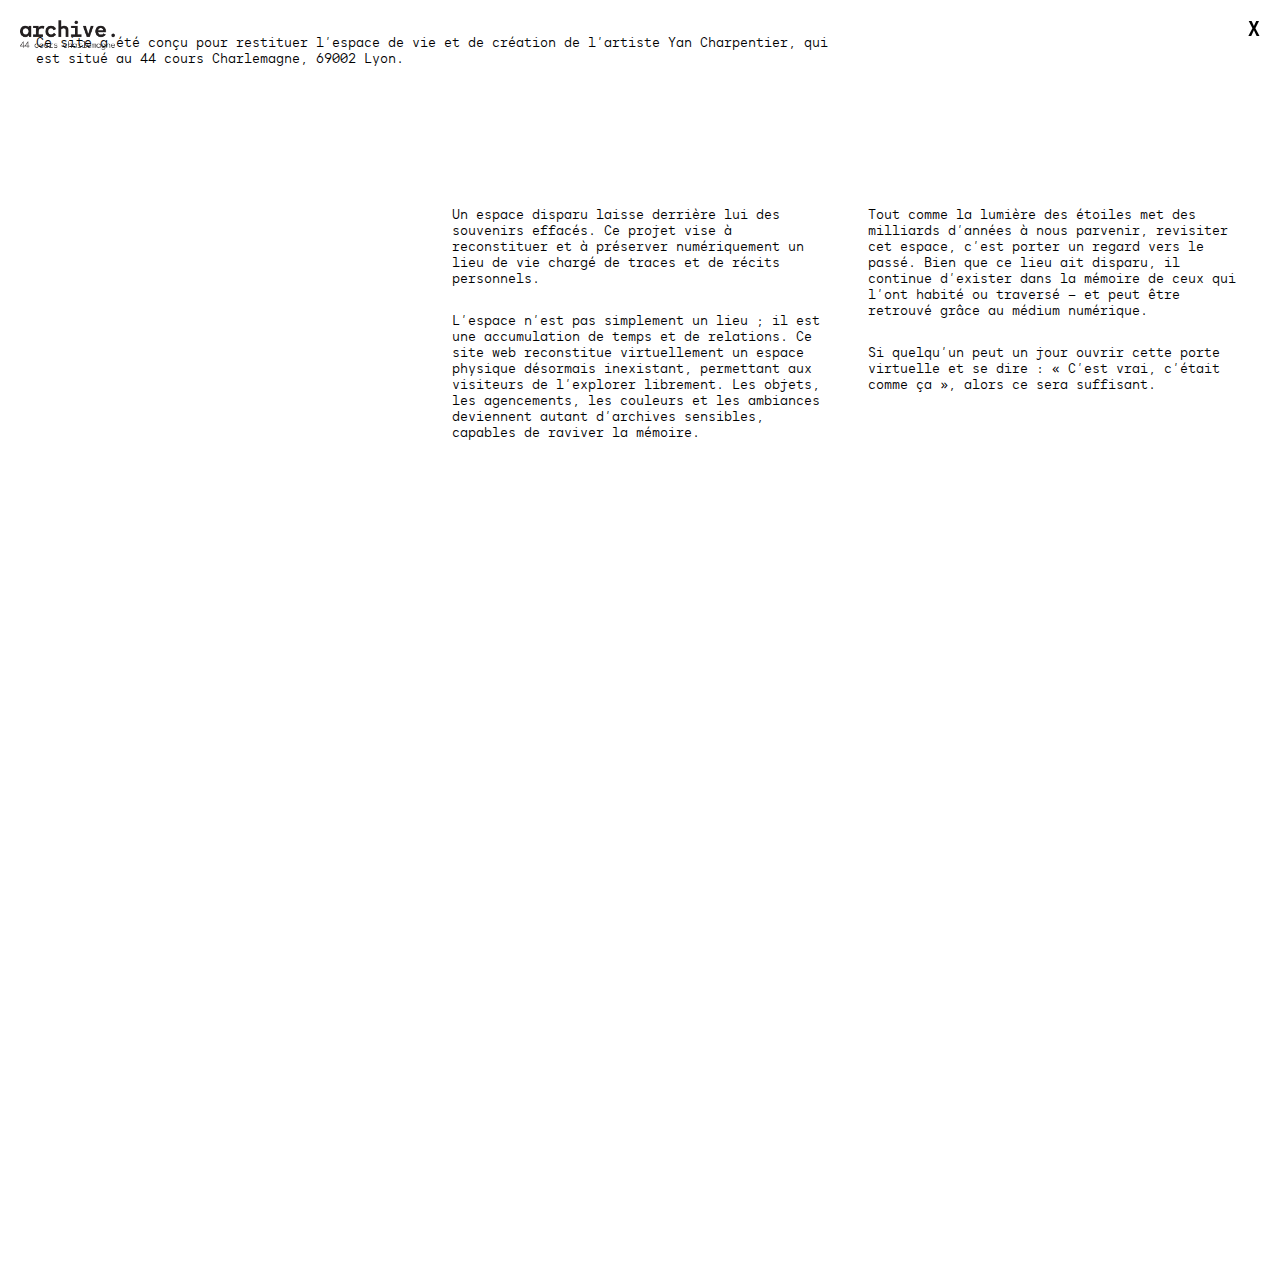
<file: apropos.html>
<!DOCTYPE html>
<html lang="en">
<head>
  <meta charset="UTF-8">
  <meta name="viewport" content="width=device-width, initial-scale=1.0">
  <title>archive44courscharlemagne</title>
  <link rel="stylesheet" href="./style/style_apropos.css">
  <link rel="preconnect" href="https://fonts.googleapis.com">
  <link rel="preconnect" href="https://fonts.gstatic.com" crossorigin>
</head>
<body>
<div class="header">
  <div class="logo"><a href="./index.html"><img src="./images/logo/adresse_black.png" alt="logo"></a></div>
  <div class="menu"><a href="./index.html">X</a></div>
</div>
<div class="container">
  <div class="boxes">
    <div class="box1">Ce site a été conçu pour restituer l’espace de vie et de création de l’artiste Yan Charpentier, qui est situé au 44 cours Charlemagne, 69002 Lyon.</div>
    <div class="box2"></div>
    <div class="box3"></div>
    <div class="box4">
       <p>Un espace disparu laisse derrière lui des souvenirs effacés. Ce projet vise à reconstituer et à préserver numériquement un lieu de vie chargé de traces et de récits personnels.</p>
      <p>L’espace n’est pas simplement un lieu ; il est une accumulation de temps et de relations. Ce site web reconstitue virtuellement un espace physique désormais inexistant, permettant aux visiteurs de l’explorer librement. Les objets, les agencements, les couleurs et les ambiances deviennent autant d’archives sensibles, capables de raviver la mémoire.</p>
    </div>
    <div class="box5">
      <p>Tout comme la lumière des étoiles met des milliards d’années à nous parvenir, revisiter cet espace, c’est porter un regard vers le passé. Bien que ce lieu ait disparu, il continue d’exister dans la mémoire de ceux qui l’ont habité ou traversé — et peut être retrouvé grâce au médium numérique.</p>
      <p>Si quelqu’un peut un jour ouvrir cette porte virtuelle et se dire : « C’est vrai, c’était comme ça », alors ce sera suffisant.</p>
    </div>
    <div class="box6 "></div>
    <div class="box7"></div>
    <div class="box8">
      </div>
  </div>
</div>

<script>
    window.addEventListener('DOMContentLoaded', () => {
      // 페이지 로드 후 fade-in 시작
      document.body.style.opacity = 1;
    });
    </script>
</body>
</html>
</file>
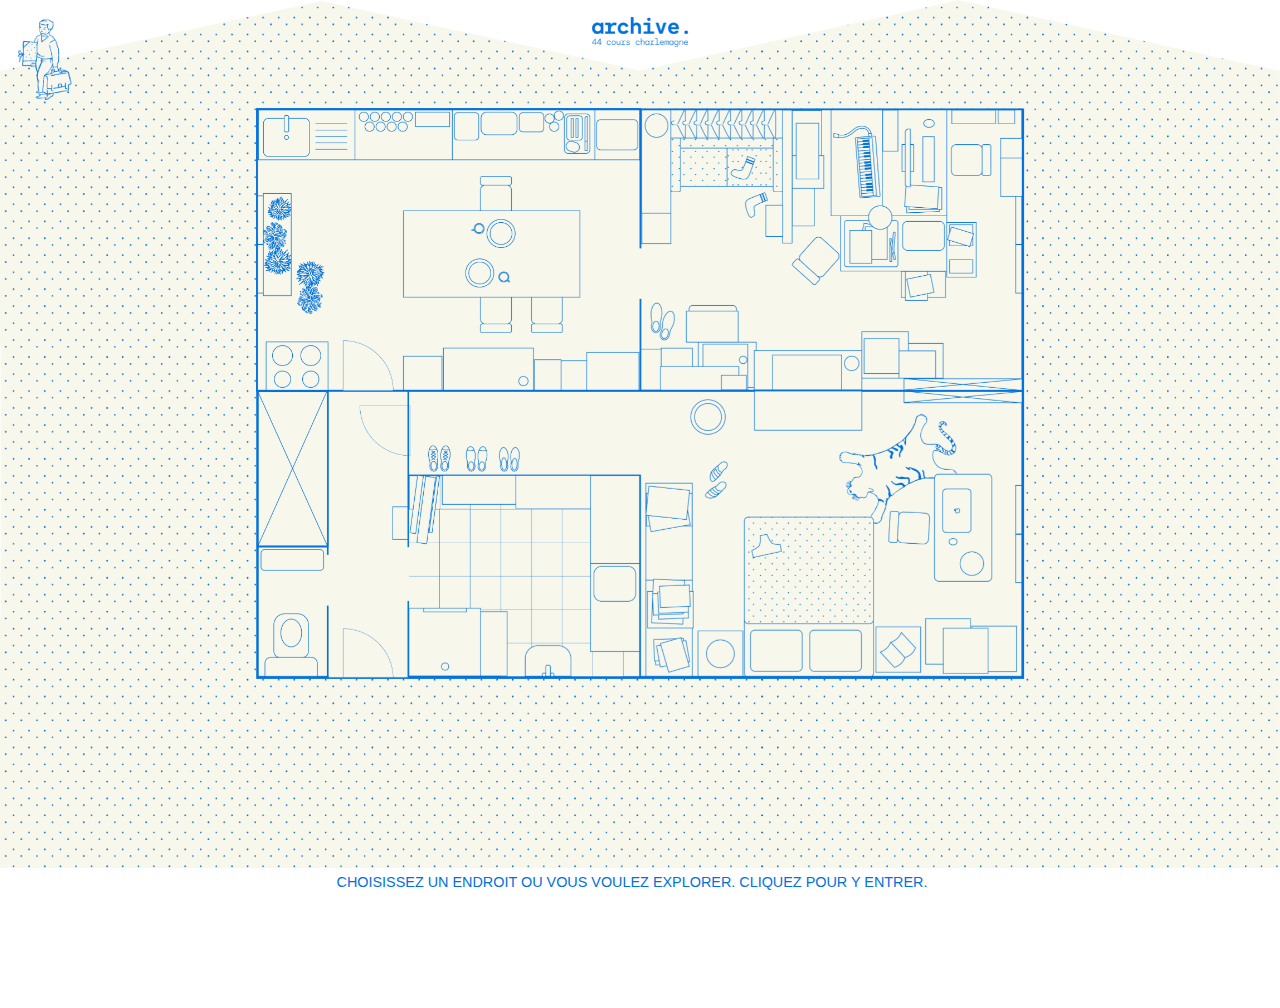
<file: floorplan.html>
<!DOCTYPE html>
<html lang="ko">
<head>
    <meta charset="UTF-8">
    <meta name="viewport" content="width=device-width, initial-scale=1.0">
    <title>archive44courscharlemagne</title>
    <link rel="stylesheet" href="/style/style_floorplan.css">
    <link rel="preconnect" href="https://fonts.googleapis.com">
    <link rel="preconnect" href="https://fonts.gstatic.com" crossorigin>
</head>

<body>
    <img id="cursor-gif" src="/images/cursor/cursor.gif" alt="cursor gif">
    <div class="background"><img  src="/images/building_background_2.png" alt="건물 배경 이미지"></div>
    <header class="header">
        <div class="logo"><a href="/index.html"><img src="/images/logo/adresse_1.png" alt="logo"></a></div>
    </header>
        <div class="container">
            <div class="container01">
                <div id="floorplan"><img src="/images/floorplan.png" alt="floor plan"></div>
                <div class="boxes">
                    <div class="box1">
                        <div class="line line01">
                            <svg xmlns="http://www.w3.org/2000/svg" width="201" height="80" viewBox="0 0 201 80" fill="none">
                            <path d="M0.5 0.5L0.5 75H195.5" stroke="#0071DD"/>
                            <circle cx="196" cy="75" r="5" fill="#0071DD"/>
                            </svg>
                        </div>
                        <a href="/cuisine.html"><img class="tone" src="/images/tone2.png" alt="tone"></a>
                        <div class="description-box1">
                            <div class="description-fr">
                                <p>Cuisine</p>
                                <p>Prendre un café, manger, et discuter.</p>
                                <p class="light">Échangez ensemble</p>
                            </div>
                            <!-- <div class="description-kr">
                                <p>부엌</p>
                                <p>커피를 마시고, 식사를 하고, 대화를 나누고</p>
                                <p class="light">비법 레시피를 발견하세요<br>함께 대화를 나누세요</p>
                            </div> -->
                        </div>
                    </div>
                    <div class="box2">
                        <div class="line line02">
                            <svg xmlns="http://www.w3.org/2000/svg" width="202" height="80" viewBox="0 0 202 80" fill="none">
                            <path d="M201 0.5L201 75H6" stroke="#0071DD"/>
                            <circle cx="5" cy="5" r="5" transform="matrix(-1 0 0 1 10.5 70)" fill="#0071DD"/>
                            </svg>
                        </div>
                        <a href="/atelier.html"><img class="tone" src="/images/tone2.png" alt="tone"></a>
                        <div class="description-box2">
                            <div class="description-fr">
                                <p>Atelier</p>
                                <p>Un atelier qui ne cesse jamais</p>
                                <p class="light">Suivez le lien pour passer dans une autre dimension.</p>
                            </div><br>
                            <!-- <div class="description-kr">
                                <p>아뜰리에</p>
                                <p>연중무휴의 작업실</p>
                                <p class="light">링크를 통해 다른 차원으로 이동하세요<br>음악, 영상, 그리고 팬진 출판을 만나보세요</p>
                            </div> -->
                        </div>
                    </div>
                    <div class="box3">
                    </div>
                    <div class="box4">
                        <div class="line line03">
                            <svg xmlns="http://www.w3.org/2000/svg" width="202" height="80" viewBox="0 0 202 80" fill="none">
                            <path d="M201 0.5L201 75H6" stroke="#0071DD"/>
                            <circle cx="5" cy="5" r="5" transform="matrix(-1 0 0 1 10.5 70)" fill="#0071DD"/>
                            </svg>
                        </div>
                        <a href="/chambre.html"><img class="tone" src="/images/tone2.png" alt="tone"></a>
                        <div class="description-box4">
                            <div class="description-fr">
                                <p>Chambre</p>
                                <p>Un monde rempli des<br>images oubliés</p>
                                <p class="light">Découvrez des collections</p>
                            </div><br>
                            <div class="description-kr">
                                <!-- <p>방</p>
                                <p>잊혀진 보물들로 가득한 공간</p>
                                <p class="light">방대한 컬렉션을 감상하세요</p> -->
                            </div>
                        </div>
                    </div>
                </div>
                <div id="band"><div class="scrolling-text">
                    <span class="fr">Choisissez un endroit ou vous voulez explorer. Cliquez pour y entrer.</span>
                    <!-- <span class="kr">탐색하고 싶은 장소를 선택하세요. 클릭하여 들어가보세요.</span> -->
                </div></div>
            </div>
        </div>

    <script>
    window.addEventListener('DOMContentLoaded', () => {
      // 페이지 로드 후 fade-in 시작
      document.body.style.opacity = 1;
    });

        const cursorGif = document.getElementById('cursor-gif');
    
        document.addEventListener('mousemove', function(e) {
            cursorGif.style.left = (e.clientX - 25) + 'px';
            cursorGif.style.top = (e.clientY - 25) + 'px';
        });
    </script>
    
</body>
</html>
</file>
<file: style/style_apropos.css>
:root {
  --beige: #F7F7EB;
  --blue: #0071DD;
  --khaki: #B6B191;
  --rose: #F4A79F;
}

* {
  box-sizing: border-box;
}

@font-face {
  font-family: "Antikor Light Italic";
  src: url("./fonts/AntikorMonoLightItalic.woff2") format("woff2");
  font-display: swap;
}
@font-face {
  font-family: "Antikor Light";
  src: url("./fonts/AntikorMonoLight.woff2") format("woff2");
  font-display: swap;
}
@font-face {
  font-family: "Antikor Regular";
  src: url("./fonts/AntikorMonoRegular.woff2") format("woff2");
  font-display: swap;
}
@font-face {
  font-family: "Antikor Bold";
  src: url("./fonts/AntikorMonoBold.woff2") format("woff2");
  font-display: swap;
}

a {
  color: inherit;
  text-decoration: none;
}

a:visited, a:hover, a:active {
  color: inherit;
  text-decoration: none;
}

body, html {
  font-size: 16px;
  margin: 0;
  padding: 0;
  color: black;
  display: flex;
  flex-direction: column;
  height: 100vw;
  width: 100vw;
}
/* --------------------------------------------------------------------------------------------------------- */
.header {
  position: fixed;
  flex-shrink: 0;
  top:0;
  width: 100vw;
  height: 7vh;
  padding: 20px;
  display: flex;
}
.logo {
  width: 94vw;
  padding: 0;
  margin: 0;
  display: flex;
  height: 30px;
}
.logo img{
  height: 100%;
}
.menu {
  display: flex;
  width: 5%;
  height: 100%;
  justify-content: flex-end;
  font-family: "Antikor Bold", sans-serif;
  font-size: 1.2rem;
}
/* --------------------------------------------------------------------------------------------------------- */
.container{
  flex: 1;
  display: flex;
  width: 100vw;
  height: 93vh;
  font-family: "Antikor Regular", sans-serif;
}
.boxes {
  padding: 20px;
  display: grid;
  width: 100%;
  height: 93vh;
  grid-template-columns: repeat(3, 1fr);
  grid-template-rows: 4fr 6fr 5fr 5fr;
  gap: 0.5rem; 
  font-size: 0.8rem;
}
.box1, .box2, .box3, .box4, .box5, .box6, .box7, .box8, .box9{
  display: flex;
  flex-direction: column;
  align-items: flex-start;   /* 수직: 위쪽 정렬 */
  justify-content: flex-start;
  padding: 1rem;
}
.box1{
  grid-column: 1 / 3;
  grid-row: 1 / 2;
}
.box2{
  grid-column: 3 / 4;
  grid-row: 1 / 2;
}
.box3{
  grid-column: 1 / 2;
  grid-row: 2 / 4;
}
.box4{
  grid-column: 2 / 3;
  grid-row: 2 / 4;
}
.box4 img{
  width: 100%;
}
.box5{
  grid-column: 3 / 4;
  grid-row: 2 / 3;
}
.box6{
  grid-column: 3 / 4;
  grid-row: 3 / 4;
}
.box7{
  grid-column: 1 / 2;
  grid-row: 4 / 5;
  font-size: 2rem;;
}
.box8{
  grid-column: 2 / 4;
  grid-row: 4 / 5;
  font-size: 1rem;
  text-transform: uppercase;
}
/* --------------------------------------------------------------------------------------------------------- */
.title{
  font-size: 1rem;
  text-transform: uppercase;
}
.subtitle{
    font-size: 1.5rem;
}
</file>
<file: style/style_floorplan.css>
:root {
  --beige: #F7F7EB;
  --blue: #0071DD;
  --khaki: #B6B191;
  --rose: #F4A79F;
  --brown: #AF6F23;
  --green: #6BD696;
}

* {
  box-sizing: border-box;
}

@font-face {
  font-family: "Antikor_Light_Italic";
  src: url("./fonts/AntikorMonoLightItalic.ttf") format("truetype");
  font-display: swap;
}
@font-face {
  font-family: "Antikor_Light";
  src: url("./fonts/AntikorMonoLight.ttf") format("truetype");
  font-display: swap;
}
@font-face {
  font-family: "Antikor_Regular";
  src: url("./fonts/AntikorMonoRegular.ttf") format("truetype");
  font-display: swap;
}
@font-face {
  font-family: "Antikor_Bold";
  src: url("./fonts/AntikorMonoBold.ttf") format("truetype");
  font-display: swap;
}

a {
  color: inherit;
  text-decoration: none;
}

a:visited, a:hover, a:active {
  color: inherit;
  text-decoration: none;
}

html{
  scroll-behavior: smooth;
}
body {
  font-size: 16px;
  margin: 0;
  padding: 0;
  color: black;
  overflow-x: hidden;

  width: 100dvw;
  height: 100dvh;

  display: flex;
  flex-direction: column;

  opacity: 0;
  transition: opacity 3s ease;
  overflow: hidden;
}
#cursor-gif {
  position: fixed;
  top: 0;
  left: 0;
  width: 5vw; /* GIF 크기 */
  pointer-events: none; /* 클릭 안 막게 설정 */
  z-index: 9999;
  transform: translate(20%, 20%);
}
#cursor-gif img{
  width: 100%;
}
/* --------------------------------------------------------------------------------------------------------- */
.header {
  width: 100%;
  height: 7vh;
  padding: 20px;
  display: flex;
  align-items: center;
  justify-content: center;
  position:fixed;
  z-index: 10; /* 다른 요소 위로 */
  transition: transform 0.5s ease;
}
.logo {
  width: auto;
  height: 30px;
  padding: 0;
  display: flex;
}
.logo img{
  height: 100%;
}
.menu {
  display: flex;
  width: 5%;
  height: 100%;
  justify-content: flex-end;
}
/* --------------------------------------------------------------------------------------------------------- */
.container{
  padding-top: 7vh;
  width: 100%;
  display: flex;
  flex-direction: row;
}
.background{
  position:fixed;
  display: flex;
  justify-content: center;
  width: 100vw;
  height: 100vh;
}
.background img {
  width: 100%;
  height: 99%;
  object-fit: fill;
}
#panneau{
  position: fixed;
  top: 20px;
  right: 20px;
  width: 3vw;
}
/* --------------------------------------------------------------------------------------------------------- */
.container01{
  display: flex;
  width: 100%;
  height: 100vh;
}
/* --------------------------------------------------------------------------------------------------------- */
.container02{
  position: relative; /* 기준점 설정 */
  width: 100%;
  min-height: 100dvh;
}
#floorplan{
  position: absolute;
  top: 12vh;
  left: 20vw;
  width: 100%;
  min-height: 100dvh;
}
#floorplan img{
  width: 60%;
}
.boxes {
  display: grid;
  width: 60%;
  grid-template-columns: 1fr 1fr;
  grid-template-rows: 1fr 1fr;
  gap: 0; /* 간격 없이 딱 붙게 */

  position: absolute;
  top: 12vh;
  left: 20vw;
}
.boxes > div{
  position: relative;
  height: 100%;
}
.boxes > div:hover .tone {
  /* display: block; */
  opacity: 1;
  mix-blend-mode: darken;
}
.tone{
  width: 100%;
  height: 100%;
  opacity: 0;
  transition: opacity 1s ease;
  
}
.line{
  position: absolute;
  z-index: 9;
  opacity: 0;
  transform: translateY(-20px);
  transition: opacity 1s ease, transform 0.8s ease;
}
.line01{
  top: 17vh;
  left: -10vw;
}
.line02, .line03{
  top: 21vh;
  right: -10vw;
}
.description-box1, .description-box2, .description-box4{
  position: absolute;
  width: 15vw;
  height: 30vh;
  color: var(--blue);
  z-index: 10;
  padding: 1rem;

  opacity: 0;
  transform: translateY(-20px);
  transition: opacity 1s ease, transform 0.8s ease;
}
.description-box1{
  top: 0;
  left: -17vw;
}
.description-box2{
  top: 0;
  right: -17vw;
}
.description-box4{
  top: 0;
  right: -17vw;
}
.boxes > div:hover .description-box1,
.boxes > div:hover .description-box2,
.boxes > div:hover .description-box4 {
  opacity: 1;
  transform: translateY(0);
}
.boxes > div:hover .line{
  opacity: 1;
  transform: translateY(0);
}

/* .description-kr{
  font-family: 'Spoqa Regular', 'sans-serif';
  font-size: 0.9rem;
} */
.description-fr{
  font-family: "Antikor Mono Regular", sans-serif;
  font-size: 0.9rem;
  text-transform: uppercase;
  padding: 1.5rem;
  border-radius: 15px;
  background-color: white;
}
.description-fr > p:first-child{
  font-size: 1.1rem;
  font-family: 'Antikor Mono Bold', 'sans-serif';
}
/* .description-kr > p:first-child {
  color: var(--khaki);
  font-family: 'Spoqa Bold', 'sans-serif';
  } */

#band {
  position: absolute; 
  bottom: 0;
  left: 0;
  width: 100vw;
  height: 2rem;
  background-color: white;
  overflow: hidden; /* 벗어난 텍스트 숨기기 */
  display: flex;
  justify-content: center;
  align-items: flex-start;
}
.scrolling-text {
  white-space: nowrap;
  margin: 5px;
  animation: scrollLoop 15s linear infinite;
}
.scrolling-text .fr {
  font-family: "Antikor Mono Light Italic", sans-serif;
  color: var(--blue);
  font-size: 0.9rem;
  margin-right: 1rem;
  text-transform: uppercase;
}
.scrolling-text .kr {
  font-family: 'Spoqa Light', 'sans-serif';
  color: var(--blue);
  font-size: 0.9vw;
  margin-right: 2rem;
}
@keyframes scrollLoop {
  0% {
    transform: translateX(100%);
  }
  100% {
    transform: translateX(-100vh);
  }
}
/* --------------------------------------------------------------------------------------------------------- */
.footer{
  display: flex;
  width: 100%;
  min-height: 10vh;

  padding: 20px;
  margin-top: 20px;
  font-family: "Antikor Mono Light";
  font-size: 0.8vw;
  color: var(--blue);
}
.footer div{
  width: 20rem;
  height: 1rem;
}
</file>
